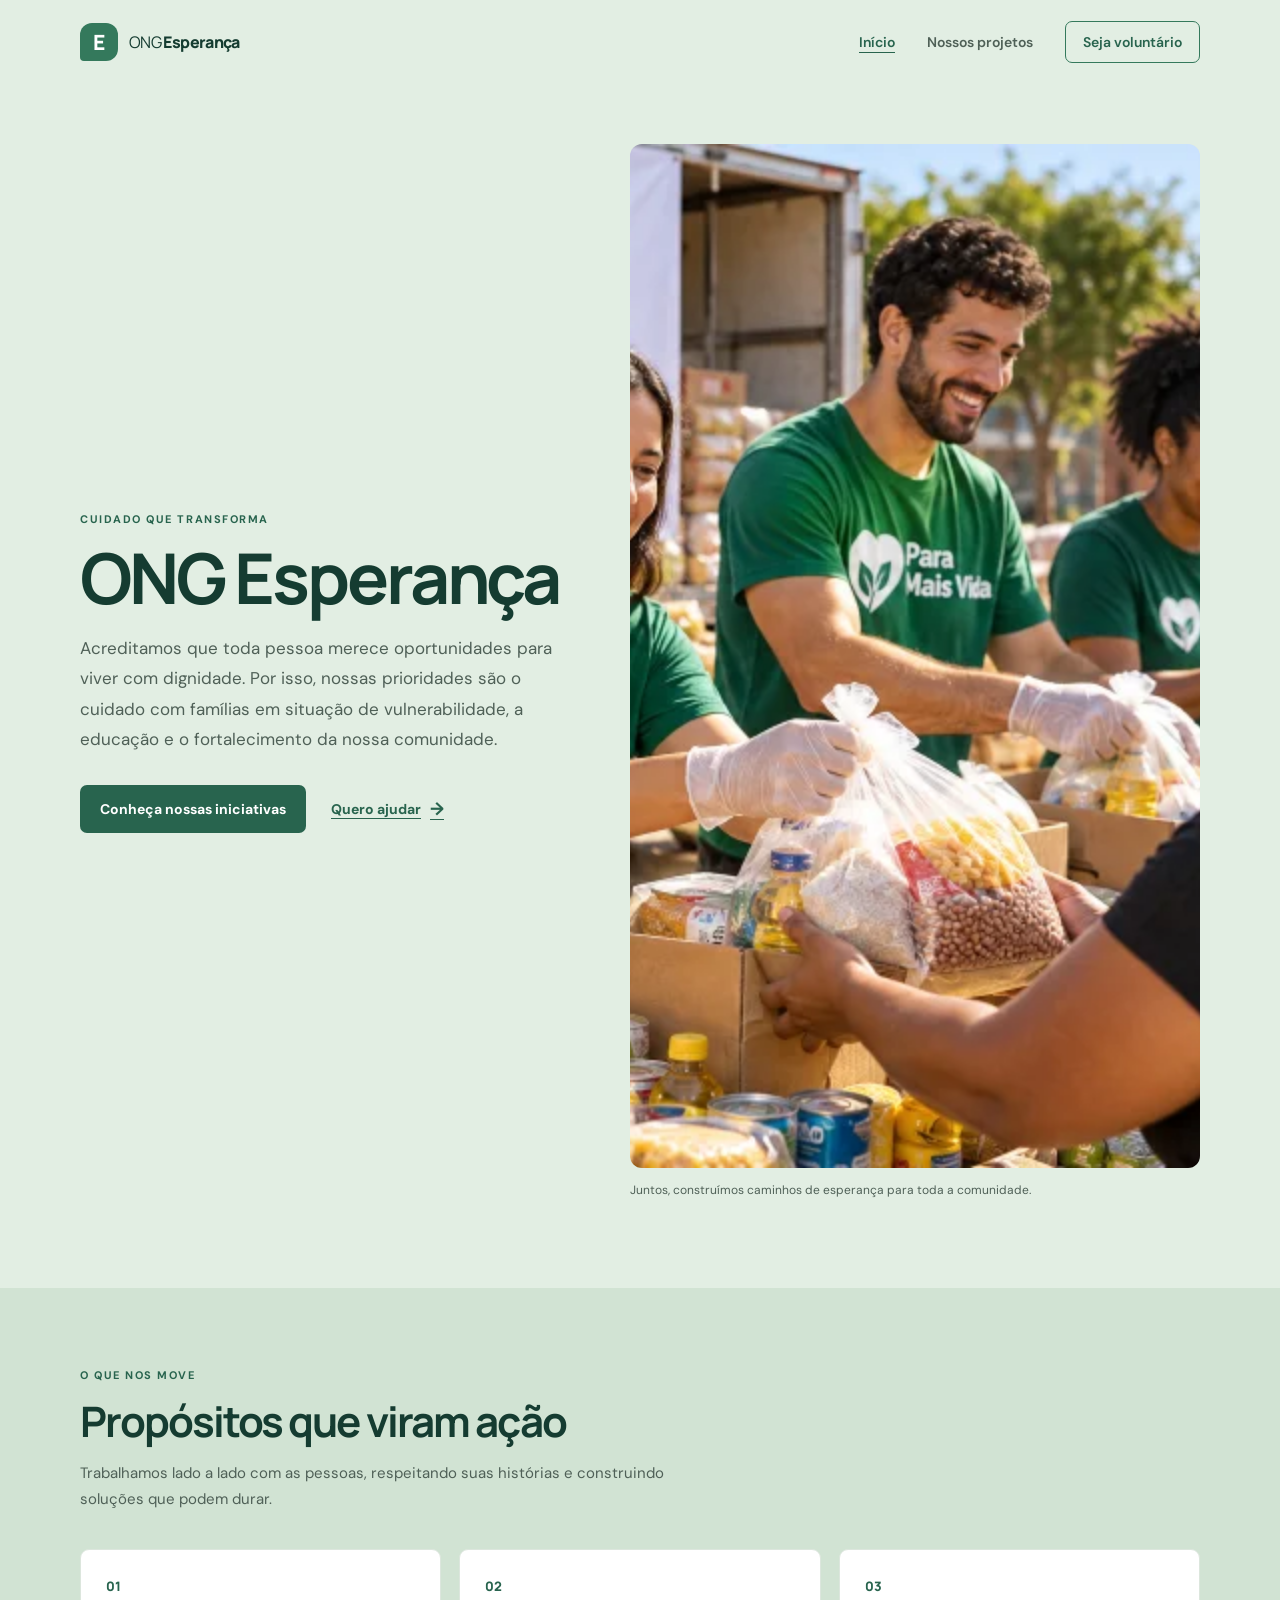
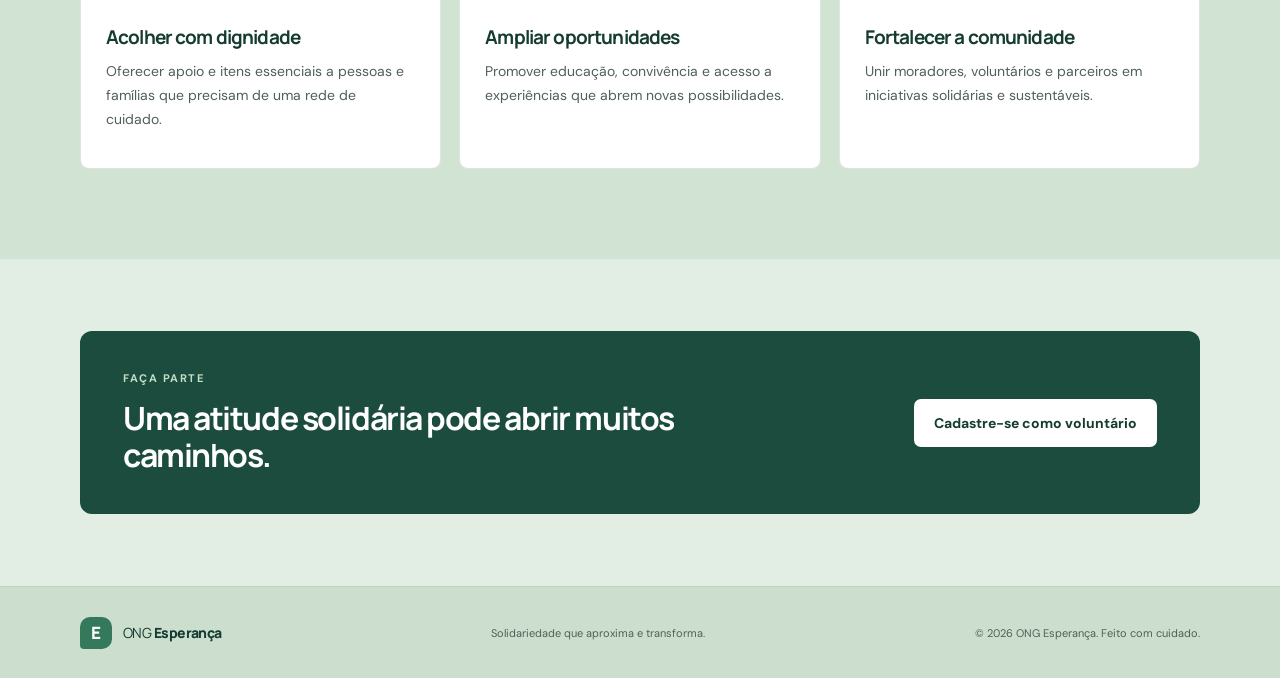
<file: index.html>
<!DOCTYPE html>
<html lang="pt-BR">

<head>
  <meta charset="utf-8">
  <meta name="viewport" content="width=device-width, initial-scale=1">
  <meta name="description" content="Conheça a ONG Esperança e participe de iniciativas que transformam a comunidade.">
  <meta name="theme-color" content="#e2eee3">
  <title>ONG Esperança | Cuidado que transforma</title>
  <link rel="preconnect" href="https://fonts.googleapis.com">
  <link rel="preconnect" href="https://fonts.gstatic.com" crossorigin>
  <link rel="preload" as="style"
    href="https://fonts.googleapis.com/css2?family=DM+Sans:wght@400;500;600;700&family=Manrope:wght@400;500;600;700;800&display=swap"
    onload="this.onload=null;this.rel='stylesheet'">
  <noscript>
    <link rel="stylesheet" href="https://fonts.googleapis.com/css2?family=DM+Sans:wght@400;500;600;700&family=Manrope:wght@400;500;600;700;800&display=swap">
  </noscript>
  <link rel="stylesheet" href="css/style.css">
  <script type="module" src="js/app.js"></script>
</head>

<body>

  <a class="skip-link" href="#conteudo">Pular para o conteúdo</a>

  <header class="site-header">
    <div class="container header-inner">

      <a class="brand" href="#/inicio" aria-label="ONG Esperança — página inicial">
        <span class="brand-mark" aria-hidden="true">E</span>
        <span>ONG <strong>Esperança</strong></span>
      </a>

      <nav class="main-nav" aria-label="Navegação principal">
        <a href="#/inicio" data-route="inicio">Início</a>
        <a href="#/projetos" data-route="projetos">Nossos projetos</a>
        <a class="nav-cta" href="#/cadastro" data-route="cadastro">Seja voluntário</a>
      </nav>

    </div>
  </header>

  <main id="conteudo" tabindex="-1">
    <section class="hero container">
      <div class="hero-copy">
        <p class="eyebrow">Cuidado que transforma</p>
        <h1>ONG Esperança</h1>
        <p class="hero-lead">
          Acreditamos que toda pessoa merece oportunidades para viver com dignidade.
          Por isso, nossas prioridades são o cuidado com famílias em situação de
          vulnerabilidade, a educação e o fortalecimento da nossa comunidade.
        </p>
        <div class="hero-actions">
          <a class="button button-primary" href="#/projetos">Conheça nossas iniciativas</a>
          <a class="text-link" href="#/cadastro">Quero ajudar <span aria-hidden="true">→</span></a>
        </div>
      </div>
      <figure class="hero-figure">
        <img src="imagens/Img1.webp"
          srcset="imagens/Img1-400.webp 400w, imagens/Img1-768.webp 768w, imagens/Img1.webp 1536w"
          sizes="(max-width: 768px) calc(100vw - 30px), (max-width: 1200px) 50vw, 550px"
          alt="Voluntários da ONG Esperança realizando uma atividade comunitária"
          width="1536" height="1024" fetchpriority="high" decoding="async">
        <figcaption>Juntos, construímos caminhos de esperança para toda a comunidade.</figcaption>
      </figure>
    </section>

    <section class="purpose-section">
      <div class="container">
        <div class="section-heading">
          <p class="eyebrow">O que nos move</p>
          <h2>Propósitos que viram ação</h2>
          <p>Trabalhamos lado a lado com as pessoas, respeitando suas histórias e construindo soluções que podem durar.</p>
        </div>
        <div class="purpose-grid">
          <article class="purpose-card">
            <span class="card-number" aria-hidden="true">01</span>
            <h3>Acolher com dignidade</h3>
            <p>Oferecer apoio e itens essenciais a pessoas e famílias que precisam de uma rede de cuidado.</p>
          </article>
          <article class="purpose-card">
            <span class="card-number" aria-hidden="true">02</span>
            <h3>Ampliar oportunidades</h3>
            <p>Promover educação, convivência e acesso a experiências que abrem novas possibilidades.</p>
          </article>
          <article class="purpose-card">
            <span class="card-number" aria-hidden="true">03</span>
            <h3>Fortalecer a comunidade</h3>
            <p>Unir moradores, voluntários e parceiros em iniciativas solidárias e sustentáveis.</p>
          </article>
        </div>
      </div>
    </section>

    <section class="home-callout container">
      <div>
        <p class="eyebrow">Faça parte</p>
        <h2>Uma atitude solidária pode abrir muitos caminhos.</h2>
      </div>
      <a class="button button-light" href="#/cadastro">Cadastre-se como voluntário</a>
    </section>
  </main>

  <footer class="site-footer">

    <div class="container footer-inner">

      <a class="brand brand-footer" href="#/inicio">
        <span class="brand-mark" aria-hidden="true">E</span>
        <span>ONG <strong>Esperança</strong></span>
      </a>

      <p>Solidariedade que aproxima e transforma.</p>

      <small>
        &copy; <span data-current-year>2026</span>
        ONG Esperança. Feito com cuidado.
      </small>

    </div>

  </footer>

</body>

</html>
</file>
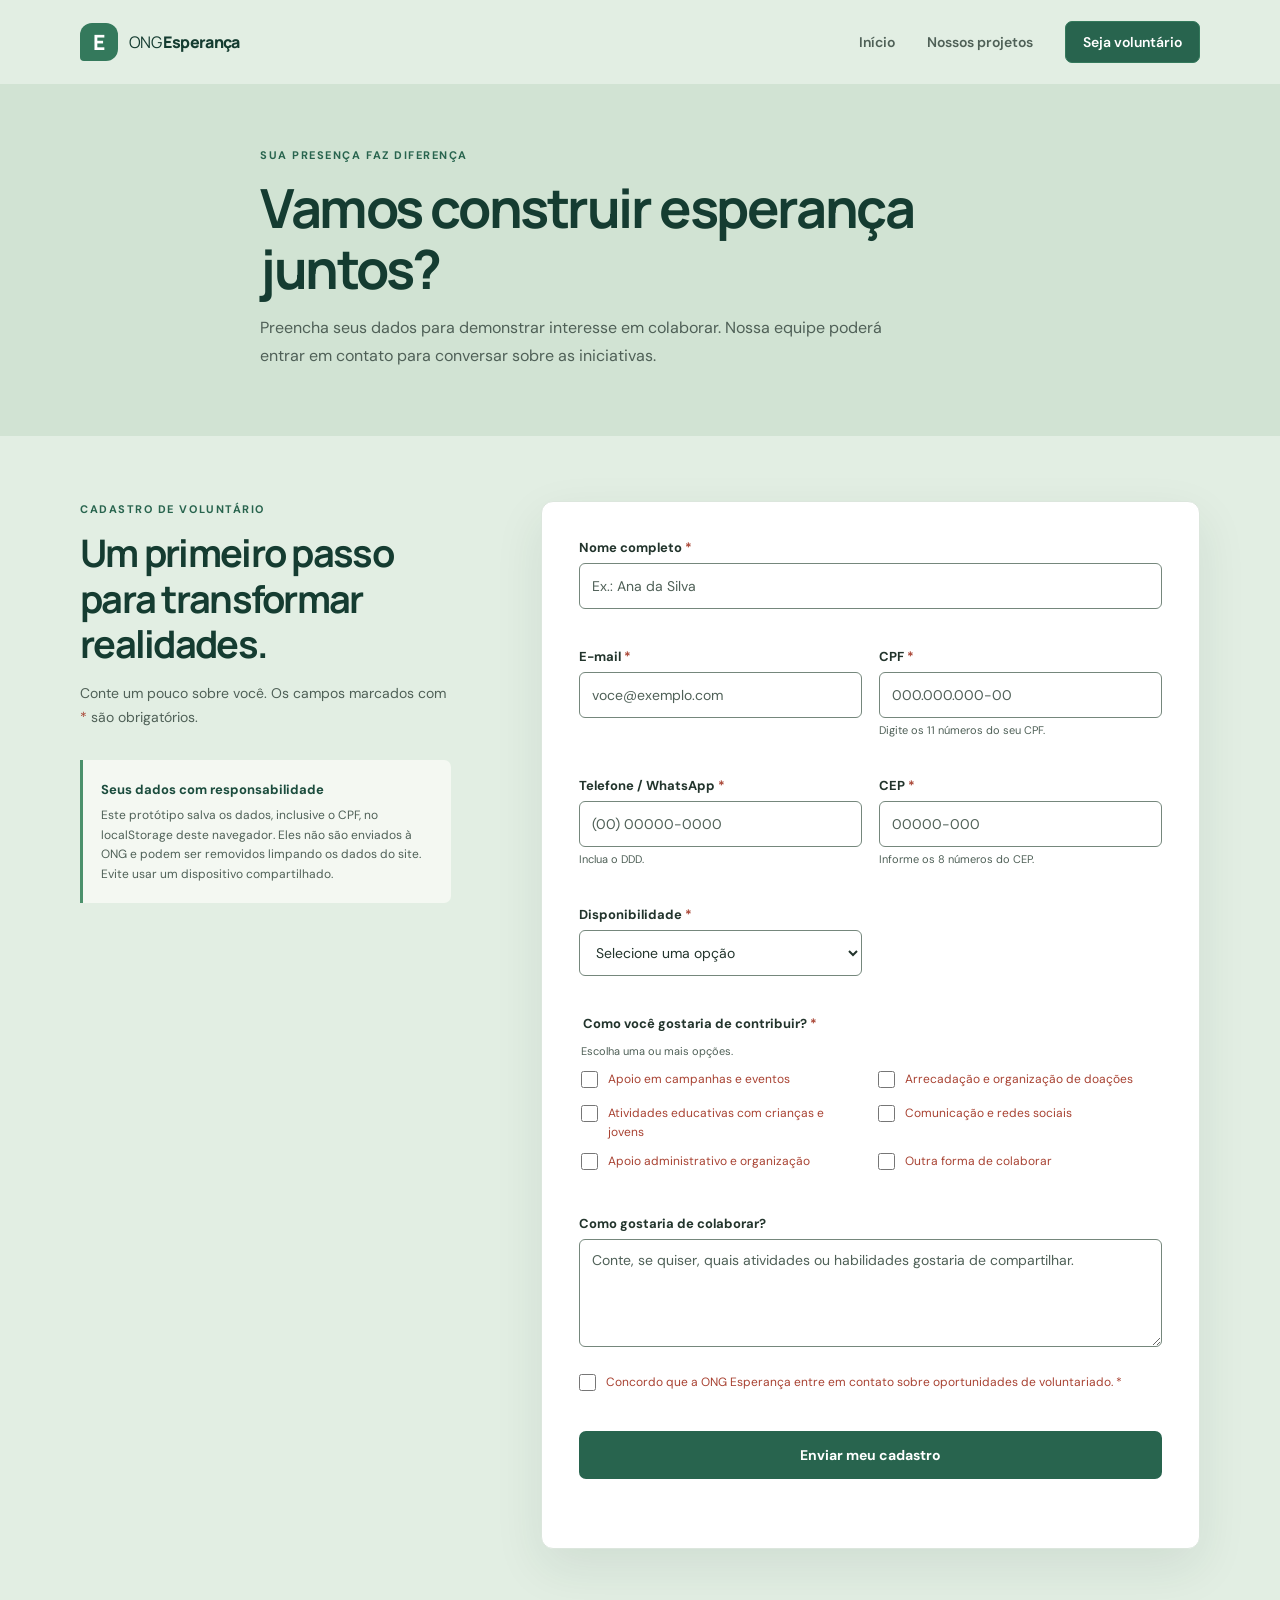
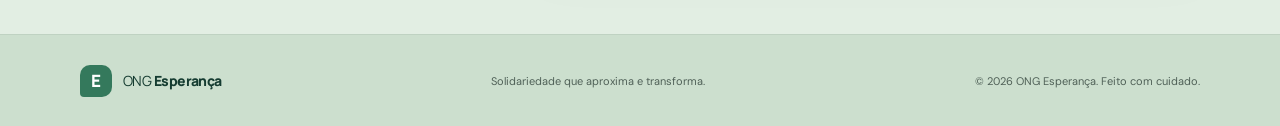
<file: cadastro.html>
<!DOCTYPE html>
<html lang="pt-BR">
<head>
  <meta charset="utf-8">
  <meta http-equiv="refresh" content="0; url=index.html#/cadastro">
  <meta name="viewport" content="width=device-width, initial-scale=1">
  <title>Seja voluntário | ONG Esperança</title>
</head>
<body>
  <p>Esta página faz parte do site da ONG Esperança. <a href="index.html#/cadastro">Acessar cadastro de voluntário</a>.</p>
  <script>window.location.replace("index.html#/cadastro");</script>
</body>
</html>
</file>
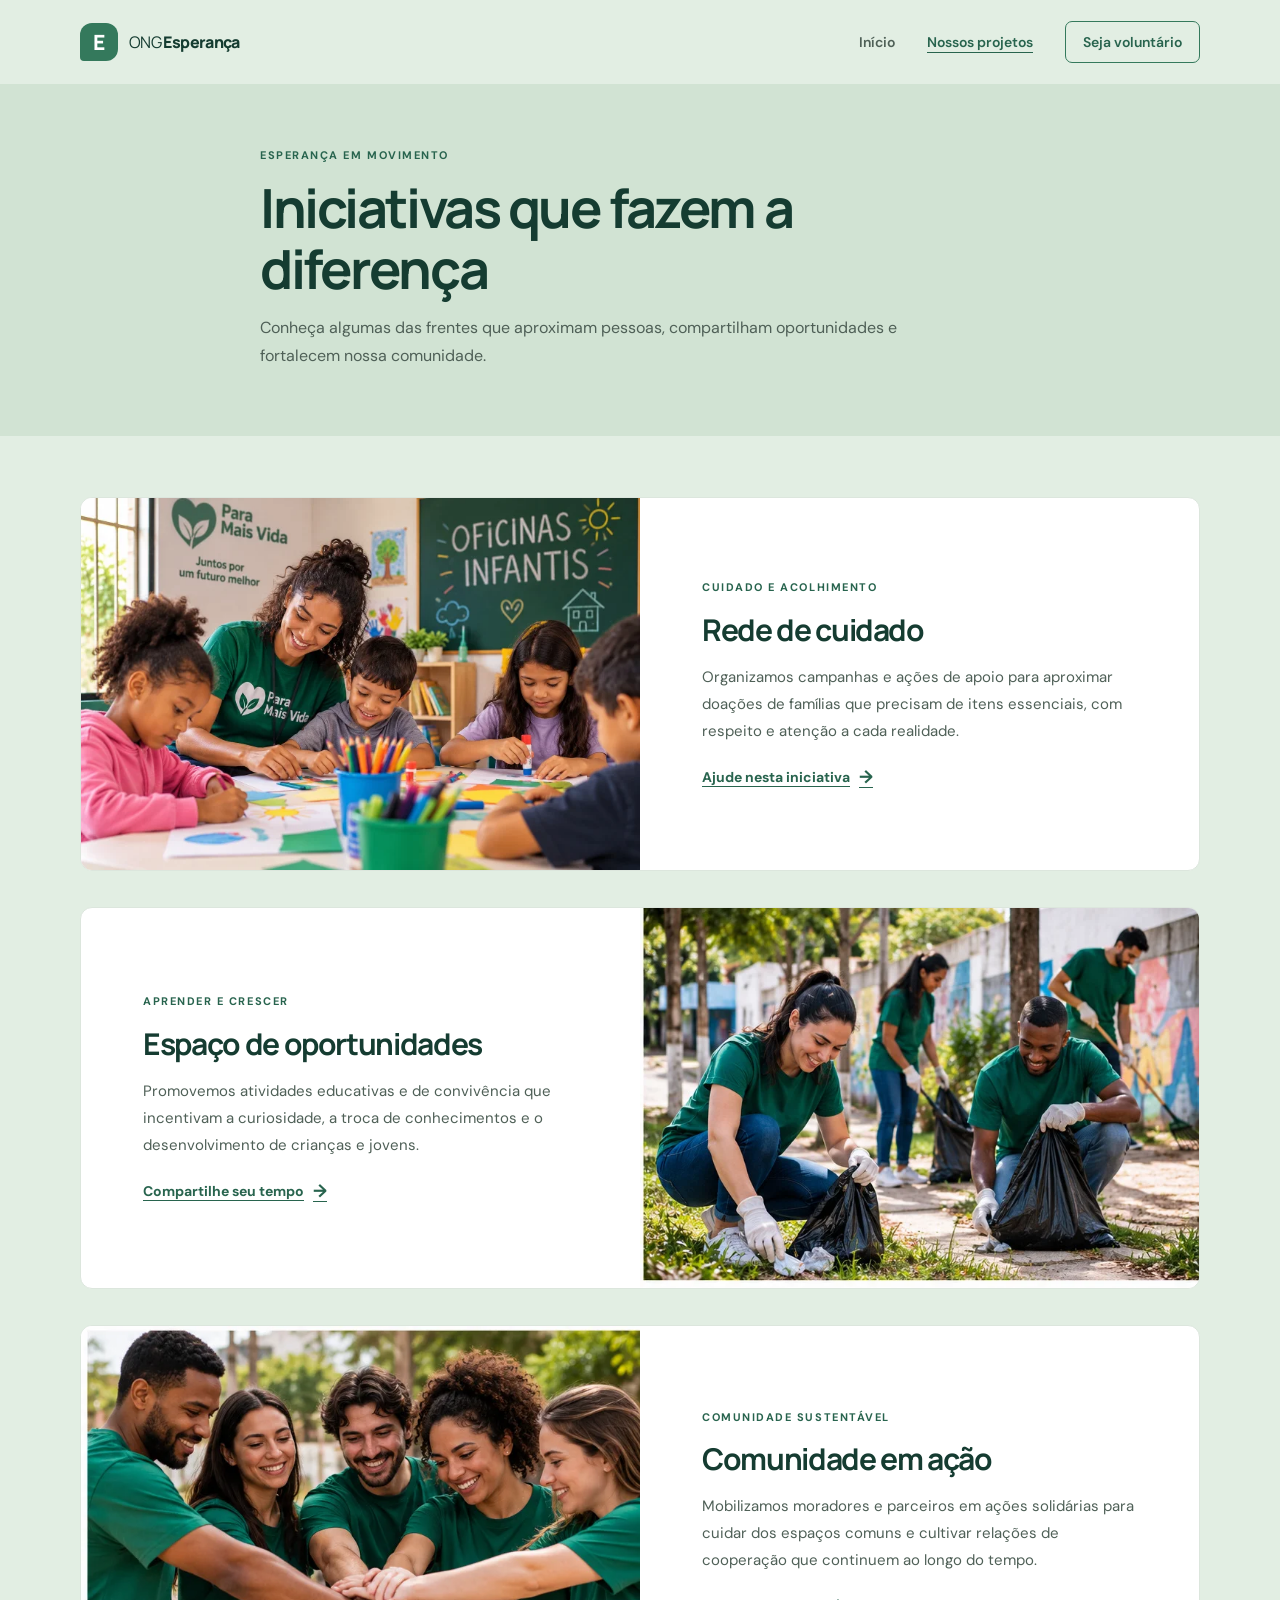
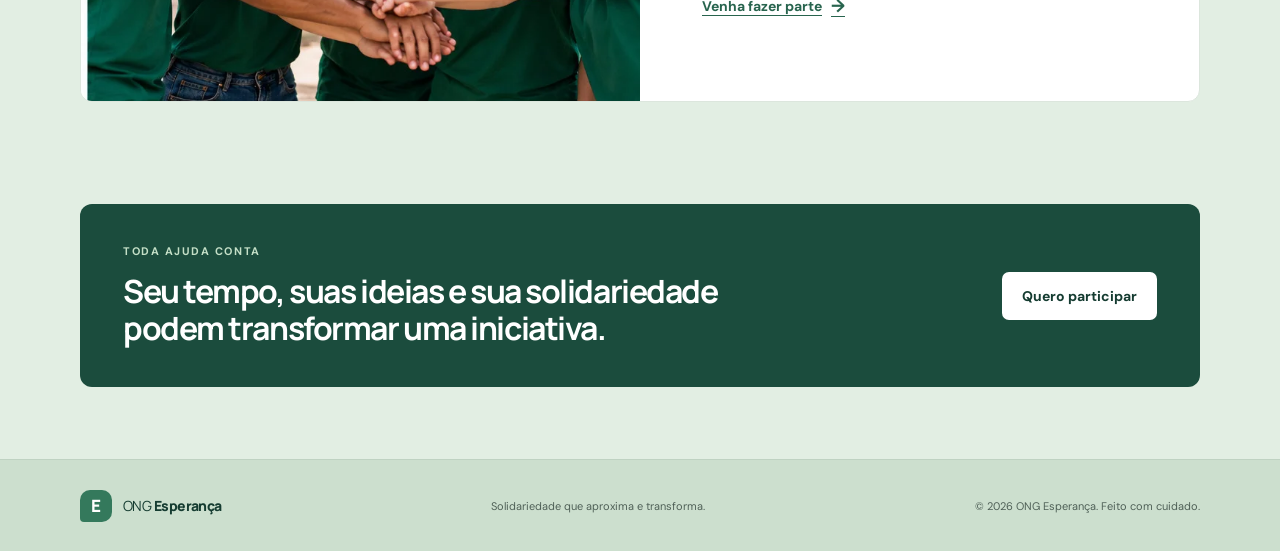
<file: projetos.html>
<!DOCTYPE html>
<html lang="pt-BR">
<head>
  <meta charset="utf-8">
  <meta http-equiv="refresh" content="0; url=index.html#/projetos">
  <meta name="viewport" content="width=device-width, initial-scale=1">
  <title>Nossos projetos | ONG Esperança</title>
</head>
<body>
  <p>Esta página faz parte do site da ONG Esperança. <a href="index.html#/projetos">Acessar nossos projetos</a>.</p>
  <script>window.location.replace("index.html#/projetos");</script>
</body>
</html>
</file>
<file: css/style.css>
/* VARIÁVEIS */

:root {
  color-scheme: light;

  --green-950: #153c31;
  --green-900: #1b4c3d;
  --green-800: #28644e;
  --green-700: #34795c;
  --green-600: #4b916c;

  --green-100: #e8f1e9;
  --green-50: #f4f8f2;

  --cream: #e2eee3;
  --ink: #22342c;
  --muted: #4f6057;
  --line: #dce6dd;
  --white: #ffffff;

  --shadow: 0 18px 50px rgb(21 60 49 / 9%);

  font-family: "DM Sans", sans-serif;
  color: var(--ink);
  background: var(--cream);
  font-synthesis: none;
  text-rendering: optimizeLegibility;
}

/* RESET */

* {
  box-sizing: border-box;
}

[hidden] {
  display: none !important;
}

html {
  scroll-behavior: smooth;
}

body {
  margin: 0;
  min-width: 320px;
  background: var(--cream);
}

img {
  display: block;
  max-width: 100%;
}

a {
  color: inherit;
}

button,
input,
select,
textarea {
  font: inherit;
}

/* CONTAINER */

.container {
  width: min(1120px, calc(100% - 48px));
  margin-inline: auto;
}

/* ACESSIBILIDADE */

.skip-link {
  position: absolute;
  z-index: 10;
  top: 8px;
  left: 8px;
  padding: 12px 16px;
  transform: translateY(-150%);
  border-radius: 6px;
  color: var(--white);
  background: var(--green-950);
}

.skip-link:focus {
  transform: translateY(0);
}

a:focus-visible,
button:focus-visible,
input:focus-visible,
select:focus-visible,
textarea:focus-visible {
  outline: 3px solid var(--green-950);
  outline-offset: 3px;
}

/* CABEÇALHO */

.site-header {
  position: relative;
  z-index: 2;
  background: var(--cream);
}

.header-inner {
  min-height: 84px;
  display: flex;
  align-items: center;
  justify-content: space-between;
  gap: 32px;
}

.brand {
  display: inline-flex;
  align-items: center;
  gap: 11px;
  color: var(--green-950);
  text-decoration: none;
  font-family: "Manrope", sans-serif;
  font-size: 16px;
  letter-spacing: -0.04em;
}

.brand strong {
  font-weight: 800;
}

.brand-mark {
  display: grid;
  width: 38px;
  height: 38px;
  place-items: center;
  border-radius: 12px 12px 12px 4px;
  color: var(--white);
  background: var(--green-700);
  font-family: "Manrope", sans-serif;
  font-size: 21px;
  font-weight: 800;
}

/* NAVEGAÇÃO */

.main-nav {
  display: flex;
  align-items: center;
  gap: 32px;
  color: var(--muted);
  font-size: 14px;
  font-weight: 600;
}

.main-nav a {
  display: inline-flex;
  min-height: 24px;
  align-items: center;
  text-decoration: none;
}

.main-nav a:hover,
.main-nav a.active:not(.nav-cta) {
  color: var(--green-800);
}

.main-nav a.active:not(.nav-cta) {
  text-decoration: underline;
  text-underline-offset: 5px;
}

.main-nav .nav-cta {
  padding: 11px 17px;
  border: 1px solid var(--green-700);
  border-radius: 7px;
  color: var(--green-800);
}

.main-nav .nav-cta:hover,
.main-nav .nav-cta.active {
  color: var(--white);
  background: var(--green-800);
}

/* HERO */

.hero {
  display: grid;
  grid-template-columns: 0.92fr 1.08fr;
  align-items: center;
  gap: 64px;
  padding-block: 60px 88px;
}

.eyebrow {
  margin: 0 0 13px;
  color: var(--green-800);
  font-size: 11px;
  font-weight: 700;
  letter-spacing: 0.14em;
  line-height: 1.5;
  text-transform: uppercase;
}

h1,
h2,
h3 {
  margin-top: 0;
  color: var(--green-950);
  font-family: "Manrope", sans-serif;
  letter-spacing: -0.045em;
}

.hero h1 {
  max-width: 500px;
  margin-bottom: 19px;
  font-size: clamp(46px, 6vw, 70px);
  line-height: 1.04;
}

.hero-lead {
  max-width: 510px;
  margin: 0;
  color: var(--muted);
  font-size: 17px;
  line-height: 1.8;
}

.hero-actions {
  display: flex;
  align-items: center;
  flex-wrap: wrap;
  gap: 25px;
  margin-top: 30px;
}

/* BOTÕES */

.button {
  display: inline-flex;
  min-height: 48px;
  align-items: center;
  justify-content: center;
  padding: 0 20px;
  border: 0;
  border-radius: 7px;
  font-size: 14px;
  font-weight: 700;
  text-align: center;
  text-decoration: none;
  cursor: pointer;
  transition: transform 0.2s ease;
}

.button:hover {
  transform: translateY(-2px);
}

.button-primary {
  color: var(--white);
  background: var(--green-800);
}

.button-primary:hover {
  background: var(--green-950);
}

.text-link {
  display: inline-flex;
  min-height: 24px;
  align-items: center;
  gap: 9px;
  color: var(--green-800);
  font-size: 14px;
  font-weight: 700;
  text-decoration-thickness: 1px;
  text-underline-offset: 4px;
}

.text-link span {
  font-size: 18px;
}

/* IMAGEM PRINCIPAL */

.hero-figure {
  position: relative;
  margin: 0;
}

.hero-figure::before {
  position: absolute;
  z-index: -1;
  top: 19px;
  right: -18px;
  width: 74%;
  height: 92%;
  border-radius: 16px;
  background: #dce9d9;
  content: "";
}

.hero-figure img {
  width: 100%;
  aspect-ratio: 1.38;
  border-radius: 12px;
  background: var(--green-100);
  object-fit: cover;
}

.hero-figure figcaption {
  margin-top: 13px;
  color: var(--muted);
  font-size: 12px;
  line-height: 1.6;
}

/* SEÇÃO PROPÓSITOS */

.purpose-section {
  padding-block: 79px 90px;
  background: #d1e3d3;
}

.section-heading {
  max-width: 640px;
  margin-bottom: 37px;
}

.section-heading h2,
.home-callout h2 {
  margin-bottom: 12px;
  font-size: clamp(29px, 4vw, 42px);
  line-height: 1.18;
}

.section-heading > p:last-child {
  max-width: 590px;
  margin-bottom: 0;
  color: var(--muted);
  font-size: 15px;
  line-height: 1.7;
}

.purpose-grid {
  display: grid;
  grid-template-columns: repeat(3, 1fr);
  gap: 18px;
}

.purpose-card {
  min-height: 220px;
  padding: 25px 25px 27px;
  border: 1px solid var(--line);
  border-radius: 9px;
  background: var(--white);
}

.card-number {
  display: inline-block;
  margin-bottom: 29px;
  color: var(--green-800);
  font-family: "Manrope", sans-serif;
  font-size: 13px;
  font-weight: 800;
}

.purpose-card h3 {
  margin-bottom: 10px;
  font-size: 19px;
}

.purpose-card p {
  margin: 0;
  color: var(--muted);
  font-size: 14px;
  line-height: 1.7;
}

/* CHAMADA */

.home-callout {
  display: flex;
  align-items: center;
  justify-content: space-between;
  gap: 32px;
  margin-block: 72px;
  padding: 39px 43px;
  border-radius: 12px;
  color: var(--white);
  background: var(--green-900);
}

.home-callout .eyebrow {
  color: #c4dfc7;
}

.home-callout h2 {
  max-width: 650px;
  margin: 0;
  color: var(--white);
  font-size: clamp(24px, 3vw, 32px);
}

.button-light {
  flex: 0 0 auto;
  color: var(--green-950);
  background: var(--white);
}

.button-light:hover {
  background: var(--green-100);
}

/* INTRODUÇÃO DAS PÁGINAS */

.page-intro {
  padding-block: 63px 66px;
  background: #d1e3d3;
}

.intro-inner {
  max-width: 760px;
}

.intro-inner h1 {
  margin-bottom: 15px;
  font-size: clamp(36px, 5vw, 54px);
  line-height: 1.13;
}

.intro-inner > p:last-child {
  max-width: 660px;
  margin: 0;
  color: var(--muted);
  font-size: 16px;
  line-height: 1.75;
}

/* PROJETOS */

.project-list {
  display: grid;
  gap: 36px;
  padding-block: 61px 30px;
}

.project-card {
  display: grid;
  grid-template-columns: 1fr 1fr;
  align-items: center;
  overflow: hidden;
  border: 1px solid var(--line);
  border-radius: 12px;
  background: var(--white);
}

.project-card > img {
  width: 100%;
  height: 100%;
  min-height: 330px;
  background: var(--green-100);
  object-fit: cover;
}

.project-card-reverse > img {
  order: 2;
}

.project-copy {
  padding: 40px clamp(28px, 5vw, 62px);
}

.project-copy h2 {
  margin-bottom: 14px;
  font-size: 30px;
}

.project-copy > p:not(.eyebrow) {
  margin: 0 0 20px;
  color: var(--muted);
  font-size: 15px;
  line-height: 1.8;
}

/* FORMULÁRIO */

.form-section {
  display: grid;
  grid-template-columns: 0.72fr 1.28fr;
  align-items: start;
  gap: clamp(36px, 7vw, 90px);
  padding-block: 65px 85px;
}

.form-aside {
  position: sticky;
  top: 24px;
}

.form-aside h2 {
  margin-bottom: 14px;
  font-size: clamp(27px, 3.4vw, 38px);
  line-height: 1.2;
}

.form-aside > p:not(.eyebrow) {
  color: var(--muted);
  font-size: 14px;
  line-height: 1.75;
}

.form-aside > p span,
.field label > span {
  color: #a84232;
}

.privacy-note {
  margin-top: 30px;
  padding: 18px;
  border-left: 3px solid var(--green-600);
  border-radius: 0 7px 7px 0;
  background: var(--green-50);
}

.privacy-note strong {
  color: var(--green-900);
  font-size: 13px;
}

.privacy-note p {
  margin: 7px 0 0;
  color: var(--muted);
  font-size: 12px;
  line-height: 1.65;
}

.volunteer-form {
  padding: clamp(22px, 4vw, 37px);
  border: 1px solid var(--line);
  border-radius: 12px;
  background: var(--white);
  box-shadow: var(--shadow);
}

.form-grid {
  display: grid;
  grid-template-columns: 1fr 1fr;
  gap: 19px 17px;
}

.field {
  min-width: 0;
}

.field-full {
  grid-column: 1 / -1;
}

.field > label:not(.checkbox-label) {
  display: block;
  margin-bottom: 7px;
  color: var(--ink);
  font-size: 13px;
  font-weight: 700;
}

.contribution-field {
  padding: 0;
  border: 0;
}

.contribution-field legend {
  margin-bottom: 7px;
  color: var(--ink);
  font-size: 13px;
  font-weight: 700;
}

.contribution-field legend > span {
  color: #a84232;
}

.contribution-options {
  display: grid;
  grid-template-columns: 1fr 1fr;
  gap: 10px 16px;
  margin-top: 10px;
}

.contribution-field[aria-invalid="true"] .checkbox-label {
  color: #a4362a;
}

.field input:not([type="checkbox"]),
.field select,
.field textarea {
  width: 100%;
  min-height: 46px;
  padding: 11px 12px;
  border: 1px solid #75877c;
  border-radius: 6px;
  outline: none;
  color: var(--ink);
  background: #fff;
  font-size: 14px;
}

.field textarea {
  min-height: 108px;
  resize: vertical;
}

.field input::placeholder,
.field textarea::placeholder {
  color: var(--muted);
}

.field input:focus,
.field select:focus,
.field textarea:focus {
  border-color: var(--green-600);
  box-shadow: 0 0 0 3px rgb(75 145 108 / 15%);
}

.field input:focus-visible,
.field select:focus-visible,
.field textarea:focus-visible {
  outline: 3px solid var(--green-950);
  outline-offset: 2px;
}

.field input[aria-invalid="true"],
.field select[aria-invalid="true"] {
  border-color: #b84738;
}

.field-hint,
.field-error {
  display: block;
  min-height: 15px;
  margin-top: 5px;
  font-size: 11px;
  line-height: 1.4;
}

.field-hint {
  color: var(--muted);
}

.field-error {
  color: #a4362a;
}

.consent-field {
  margin-top: 2px;
}

.checkbox-label {
  display: flex;
  min-height: 24px;
  align-items: flex-start;
  gap: 10px;
  color: var(--muted);
  font-size: 12px;
  line-height: 1.6;
  cursor: pointer;
}

.checkbox-label input {
  flex: 0 0 auto;
  width: 17px;
  height: 17px;
  margin: 1px 0 0;
  accent-color: var(--green-700);
}

.submit-button {
  width: 100%;
  margin-top: 14px;
}

.form-status {
  min-height: 20px;
  margin: 12px 0 0;
  color: var(--green-800);
  font-size: 13px;
  line-height: 1.5;
}

.form-status.is-error {
  color: #a4362a;
}

.form-success {
  grid-column: 1 / -1;
  padding: clamp(28px, 5vw, 52px);
  border: 1px solid var(--line);
  border-radius: 12px;
  background: var(--white);
  box-shadow: var(--shadow);
  text-align: center;
}

.form-success h2 {
  margin-bottom: 12px;
  font-size: clamp(27px, 4vw, 38px);
}

.form-success > p:not(.eyebrow) {
  max-width: 540px;
  margin: 0 auto;
  color: var(--muted);
  font-size: 14px;
  line-height: 1.75;
}

.success-actions {
  display: flex;
  align-items: center;
  justify-content: center;
  flex-wrap: wrap;
  gap: 12px;
  margin-top: 25px;
}

/* RODAPÉ */

.site-footer {
  border-top: 1px solid #bfd2c2;
  background: #ccdfce;
}

.footer-inner {
  display: flex;
  min-height: 91px;
  align-items: center;
  justify-content: space-between;
  gap: 20px;
}

.brand-footer {
  font-size: 14px;
}

.brand-footer .brand-mark {
  width: 32px;
  height: 32px;
  border-radius: 10px 10px 10px 4px;
  font-size: 17px;
}

.footer-inner > p,
.footer-inner small {
  margin: 0;
  color: var(--muted);
  font-size: 11px;
}

/* RESPONSIVIDADE - 1200PX */

@media (max-width: 1200px) {

  .container {
    width: min(calc(100% - 40px), 1080px);
  }

  .hero {
    gap: 45px;
  }

  .form-section {
    gap: 50px;
  }
}

/* RESPONSIVIDADE - 992PX */

@media (max-width: 992px) {

  .container {
    width: min(calc(100% - 40px), 900px);
  }

  .hero {
    gap: 35px;
  }

  .purpose-grid {
    gap: 14px;
  }

  .project-copy {
    padding: 32px;
  }

  .form-section {
    gap: 35px;
  }
}

/* RESPONSIVIDADE - 768PX */

@media (max-width: 768px) {

  .container {
    width: min(calc(100% - 36px), 700px);
  }

  .header-inner {
    min-height: 76px;
    flex-wrap: wrap;
    gap: 12px;
  }

  .hero {
    grid-template-columns: 1fr;
    gap: 35px;
    padding-block: 45px 62px;
  }

  .purpose-grid {
    grid-template-columns: 1fr;
  }

  .project-card {
    grid-template-columns: 1fr;
  }

  .project-card-reverse > img {
    order: 0;
  }

  .form-section {
    grid-template-columns: 1fr;
    gap: 25px;
    padding-block: 45px 60px;
  }

  .form-aside {
    position: static;
  }

  .footer-inner {
    flex-wrap: wrap;
    justify-content: center;
    padding-block: 20px;
    text-align: center;
  }
}

/* RESPONSIVIDADE - 576PX */

@media (max-width: 576px) {

  .container {
    width: calc(100% - 32px);
  }

  .main-nav {
    gap: 12px;
    font-size: 12px;
  }

  .hero {
    padding-block: 38px 50px;
  }

  .hero-figure::before {
    right: 0;
  }

  .hero h1 {
    font-size: clamp(40px, 11vw, 54px);
  }

  .hero-lead {
    font-size: 15px;
  }

  .page-intro {
    padding-block: 42px;
  }

  .project-list {
    gap: 22px;
    padding-block: 35px 8px;
  }

  .project-copy {
    padding: 26px;
  }

  .home-callout {
    align-items: flex-start;
    flex-direction: column;
    margin-block: 48px;
    padding: 30px 25px;
  }

  .volunteer-form {
    padding: 22px 18px;
  }

  .footer-inner {
    gap: 14px;
  }
}

/* RESPONSIVIDADE - 480PX */

@media (max-width: 480px) {

  .container {
    width: calc(100% - 30px);
  }

  .header-inner {
    justify-content: center;
  }

  .brand {
    width: 100%;
    justify-content: center;
    margin: 0;
  }

  .main-nav {
    width: 100%;
    justify-content: space-between;
    gap: 8px;
  }

  .main-nav .nav-cta {
    padding-inline: 9px;
  }

  .form-grid {
    grid-template-columns: 1fr;
    gap: 13px;
  }

  .contribution-options {
    grid-template-columns: 1fr;
  }

  .field-full {
    grid-column: auto;
  }

  .volunteer-form {
    padding: 20px 16px;
  }

  .hero-actions {
    align-items: flex-start;
    flex-direction: column;
    gap: 18px;
  }

  .success-actions {
    flex-direction: column;
  }

  .success-actions .button {
    width: 100%;
  }
}

/* ACESSIBILIDADE - REDUÇÃO DE MOVIMENTO */

@media (prefers-reduced-motion: reduce) {

  *,
  *::before,
  *::after {
    scroll-behavior: auto !important;
    transition-duration: 0.01ms !important;
  }
}
</file>
